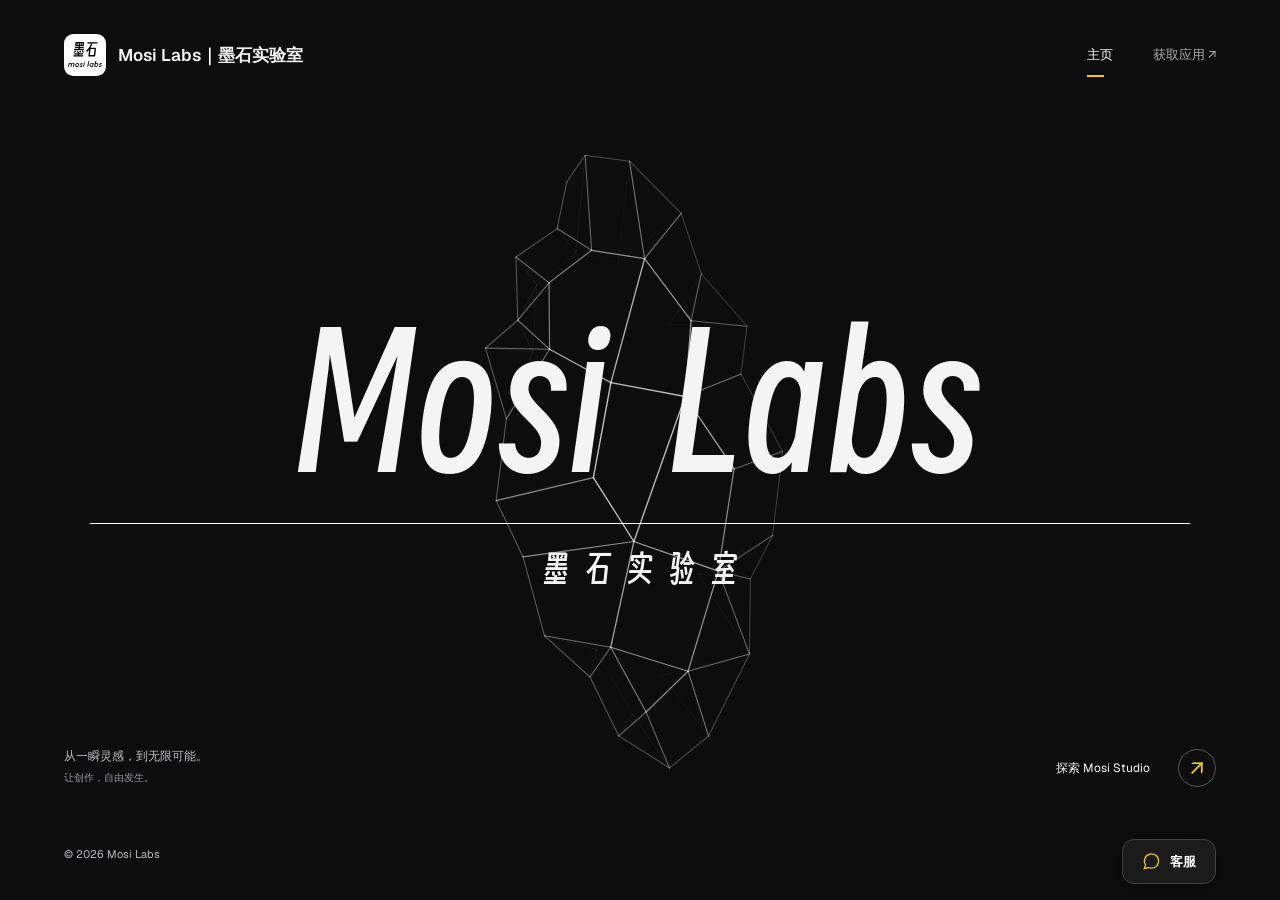
<file: index.html>
<!doctype html><html lang="zh-CN"><head><meta charset="utf-8"><meta name="viewport" content="width=device-width,initial-scale=1"><title>墨石实验室 · Mosi Labs</title><link rel="stylesheet" href="style.css"><link rel="stylesheet" href="motion.css"><script src="motion.js" defer></script><link rel="icon" type="image/svg+xml" href="assets/logo.svg"><link rel="icon" type="image/png" sizes="32x32" href="assets/favicon-32.png"><link rel="apple-touch-icon" href="assets/apple-touch-icon.png"><link rel="stylesheet" href="service.css"><link rel="stylesheet" href="pointer-glow.css"><script src="service.js" defer></script><script src="pointer-glow.js" defer></script></head><body class="home"><header><a class="brand" href="index.html"><img src="assets/logo.svg" alt="墨石"><span>Mosi Labs｜墨石实验室</span></a><nav aria-label="主导航"><a href="index.html" aria-current="page">主页</a><a href="download.html" >获取应用 ↗</a></nav></header><main class="hero"><canvas class="rock-canvas" aria-hidden="true"></canvas><img class="stone" src="assets/stone.svg" alt=""><div class="hero-title"><h1>Mosi Labs</h1><div class="rule"></div><p>墨石实验室</p></div><div class="caption"><p>从一瞬灵感，到无限可能。<small>让创作，自由发生。</small></p><a href="download.html">探索 Mosi Studio <b>↗</b></a></div></main><footer><span>© 2026 Mosi Labs</span></footer><div class="service-widget"><section id="service-panel" class="service-panel" role="dialog" aria-labelledby="service-title" hidden><div class="service-heading"><h2 id="service-title">企业微信客服</h2><button class="service-close" aria-label="关闭客服">×</button></div><div class="service-card"><div class="qr-paper"><img src="assets/service-qr.png" alt="企业微信客服二维码，扫码联系企业微信客服" width="220" height="220"></div><h3>扫码添加企业微信客服</h3><p>有关软件的任何问题，您都可以咨询我们。</p></div></section><button class="service-trigger" aria-expanded="false" aria-controls="service-panel"><svg width="19" height="19" viewBox="0 0 24 24" fill="none" stroke="currentColor" stroke-width="1.6" aria-hidden="true"><path d="M21 11.5a9 9 0 0 1-9 9 10 10 0 0 1-4-.9L3 21l1.4-4.8A9 9 0 1 1 21 11.5Z"/></svg>客服</button></div></body></html>
</file>
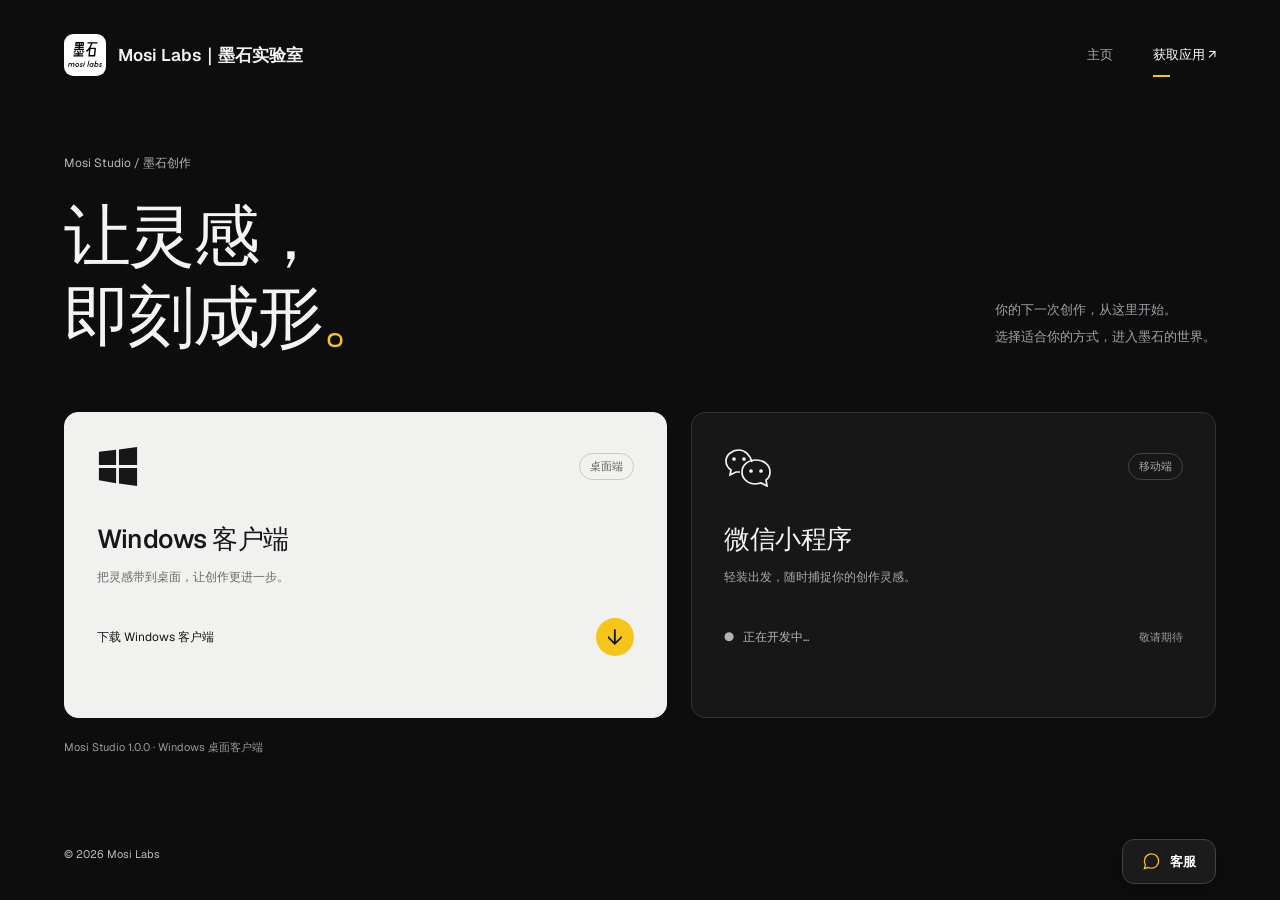
<file: download.html>
<!doctype html><html lang="zh-CN"><head><meta charset="utf-8"><meta name="viewport" content="width=device-width,initial-scale=1"><title>获取应用 · Mosi Labs</title><link rel="stylesheet" href="style.css"><link rel="stylesheet" href="motion.css"><script src="motion.js" defer></script><link rel="icon" type="image/svg+xml" href="assets/logo.svg"><link rel="icon" type="image/png" sizes="32x32" href="assets/favicon-32.png"><link rel="apple-touch-icon" href="assets/apple-touch-icon.png"><link rel="stylesheet" href="service.css"><link rel="stylesheet" href="pointer-glow.css"><script src="service.js" defer></script><script src="pointer-glow.js" defer></script></head><body class="download"><header><a class="brand" href="index.html"><img src="assets/logo.svg" alt="墨石"><span>Mosi Labs｜墨石实验室</span></a><nav aria-label="主导航"><a href="index.html" >主页</a><a href="download.html" aria-current="page">获取应用 ↗</a></nav></header><main class="downloads"><section class="heading"><div><p class="eyebrow">Mosi Studio / 墨石创作</p><h1>让灵感，<br>即刻成形<span>。</span></h1></div><p class="intro">你的下一次创作，从这里开始。<br>选择适合你的方式，进入墨石的世界。</p></section><section class="platforms" aria-label="选择平台"><a class="platform windows" id="download" href="https://download.mosilabs.cc/Mosi-Studio-setup.exe" download><div class="platform-top"><svg width="42" height="42" viewBox="0 0 44 44" fill="currentColor" aria-hidden="true"><path d="M2 7l18-2v16H2zm21-2.4L42 2v19H23zM2 24h18v16L2 37zm21 0h19v19l-19-2.6z"/></svg><span class="tag">桌面端</span></div><h2>Windows 客户端</h2><p>把灵感带到桌面，让创作更进一步。</p><div class="bottom"><span>下载 Windows 客户端</span><b>↓</b></div></a><article class="platform wechat"><div class="platform-top"><svg width="48" height="42" viewBox="0 0 48 42" fill="none" stroke="currentColor" stroke-width="1.7" aria-hidden="true"><path d="M28 17C26 10 21 5 15 5 8 5 2 10 2 16c0 4 2 7 5 9l-1 5 6-3h4M46 27c0-7-6-12-14-12S18 20 18 27s6 12 14 12l5-1 6 3-1-6c3-2 4-5 4-8Z"/><circle cx="10" cy="14" r="1"/><circle cx="20" cy="14" r="1"/><circle cx="27" cy="26" r="1"/><circle cx="37" cy="26" r="1"/></svg><span class="tag">移动端</span></div><h2>微信小程序</h2><p>轻装出发，随时捕捉你的创作灵感。</p><div class="bottom"><span>● &nbsp; 正在开发中...</span><span class="soon">敬请期待</span></div></article></section><p id="download-status" role="status">Mosi Studio 1.0.0 · Windows 桌面客户端</p></main><script src="config.js"></script><script src="download.js"></script><footer><span>© 2026 Mosi Labs</span></footer><div class="service-widget"><section id="service-panel" class="service-panel" role="dialog" aria-labelledby="service-title" hidden><div class="service-heading"><h2 id="service-title">企业微信客服</h2><button class="service-close" aria-label="关闭客服">×</button></div><div class="service-card"><div class="qr-paper"><img src="assets/service-qr.png" alt="企业微信客服二维码，扫码联系企业微信客服" width="220" height="220"></div><h3>扫码添加企业微信客服</h3><p>有关软件的任何问题，您都可以咨询我们。</p></div></section><button class="service-trigger" aria-expanded="false" aria-controls="service-panel"><svg width="19" height="19" viewBox="0 0 24 24" fill="none" stroke="currentColor" stroke-width="1.6" aria-hidden="true"><path d="M21 11.5a9 9 0 0 1-9 9 10 10 0 0 1-4-.9L3 21l1.4-4.8A9 9 0 1 1 21 11.5Z"/></svg>客服</button></div></body></html>
</file>
<file: style.css>
@font-face{font-family:Geist;src:url(assets/Geist.woff2);font-weight:100 900;font-display:swap}:root{color-scheme:dark;--yellow:#f5c518}*{box-sizing:border-box}body{margin:0;background:#0d0d0d;color:#f4f4f5;font-family:Geist,'Microsoft YaHei',sans-serif;min-height:100svh;display:flex;flex-direction:column}a{color:inherit;text-decoration:none}a:focus-visible{outline:2px solid var(--yellow);outline-offset:7px}header{height:110px;margin:0 5%;display:flex;align-items:center;justify-content:space-between;z-index:2}.brand{display:flex;align-items:center;gap:12px;font-size:19px;font-weight:600}.brand img{width:38px;height:38px;border-radius:9px}small{display:block}.brand small{font-size:10px;letter-spacing:2px;color:#a1a1aa;font-weight:400;margin-top:4px}nav{display:flex;gap:40px;font-size:13px}nav a{padding:13px 0;color:#aaa;position:relative}nav a[aria-current]{color:white}nav a[aria-current]:after{content:'';position:absolute;bottom:0;left:0;width:17px;height:2px;background:var(--yellow)}nav a:hover{color:var(--yellow)}footer{margin:0 5%;padding:25px 0;display:flex;justify-content:space-between;font-size:11px;color:#959599}footer span:last-child{color:#b9b9bd}.hero{position:relative;flex:1;min-height:660px;display:flex;align-items:center;justify-content:center;isolation:isolate;overflow:hidden}.stone{position:absolute;height:100%;width:54%;max-height:850px;object-fit:contain;z-index:-1;transform:rotate(-9deg);filter:drop-shadow(25px 30px 30px #0009)}.hero-title{text-align:center;width:86%;padding-bottom:35px}.hero h1{font-size:clamp(80px,14vw,230px);letter-spacing:.025em;font-weight:650;line-height:1.05;margin:0;padding-right:0}.rule{height:1px;background:white;margin:27px 0 24px}.hero-title p{font-size:clamp(22px,2.7vw,42px);letter-spacing:.65em;padding-left:.65em;margin:0}.caption{position:absolute;bottom:35px;left:5%;right:5%;display:flex;justify-content:space-between;align-items:flex-end}.caption p{font-size:12px;line-height:1.9;color:#c0c0c3;margin:0}.caption small{color:#96969c}.caption a{font-size:12px;display:flex;align-items:center;gap:28px}b{display:grid;place-items:center;border-radius:50%;width:38px;height:38px;font-size:22px;font-weight:400}.caption b{border:1px solid #555;color:var(--yellow)}.caption a:hover b{background:var(--yellow);color:#111}.downloads{width:90%;max-width:1350px;margin:45px auto 30px;flex:1}.heading{display:flex;justify-content:space-between;align-items:flex-end;margin-bottom:55px}.eyebrow{font-size:12px;color:#b6b6bb;margin:0 0 23px}.heading h1{font-size:clamp(42px,5.2vw,78px);font-weight:500;line-height:1.22;letter-spacing:-.04em;margin:0}.heading h1 span{color:var(--yellow)}.intro{font-size:13px;line-height:2.1;color:#a1a1aa;margin:0 0 7px}.platforms{display:grid;grid-template-columns:1.15fr 1fr;gap:24px}.platform{border:1px solid #323232;border-radius:14px;padding:32px;min-height:306px;display:flex;flex-direction:column}.windows{background:#f1f1ef;color:#171717;border-color:#f1f1ef;transition:background .2s}.windows:hover{background:white}.platform-top{display:flex;justify-content:space-between;align-items:center}.tag{font-size:11px;border:1px solid #c9c9c7;border-radius:20px;padding:5px 10px;color:#626260}.wechat{background:#171717}.wechat .tag{border-color:#444;color:#aaa}.platform h2{font-size:26px;font-weight:550;letter-spacing:-.5px;margin:35px 0 12px}.platform p{font-size:12px;color:#686868;margin:0}.wechat p{color:#aaa}.bottom{display:flex;justify-content:space-between;align-items:center;margin-top:32px;font-size:12px;min-height:38px}.bottom b{background:var(--yellow);color:#111}.wechat .bottom{color:#b4b4b4}.soon{font-size:11px;color:#999}#download-status{font-size:11px;color:#99999e;margin-top:22px;min-height:20px}@media(max-width:700px){header{height:88px;margin:0 6%}.brand{font-size:16px;gap:8px}.brand img{width:32px;height:32px}.brand small{font-size:9px}nav{gap:22px;font-size:12px}.hero{min-height:580px}.hero-title{width:88%;padding-bottom:55px}.hero h1{font-size:16vw}.rule{margin:22px 0}.hero-title p{font-size:23px;letter-spacing:.4em;padding-left:.4em}.stone{width:95%;height:90%;max-height:610px}.caption{left:6%;right:6%;bottom:24px}.caption p{font-size:10px}.caption a{font-size:11px;gap:10px}.caption b{width:30px;height:30px}footer{margin:0 6%;font-size:10px}.downloads{width:88%;margin-top:35px}.heading{display:block;margin-bottom:30px}.heading h1{font-size:46px}.intro{margin-top:22px;font-size:12px}.platforms{grid-template-columns:1fr;gap:18px}.platform{min-height:290px;padding:27px}.platform h2{font-size:24px}}@media(prefers-reduced-motion:reduce){*{transition:none!important}}
/* v2: 得意黑标题、白线墨石、一行品牌 */
@font-face{font-family:SmileySans;src:url(assets/SmileySans.woff2) format("woff2");font-weight:400;font-style:normal;font-display:swap}.hero-title h1,.hero-title p{font-family:SmileySans,sans-serif;font-weight:400}.hero-title h1{word-spacing:.12em}.stone{filter:none}.brand{font-size:17px;white-space:nowrap;letter-spacing:0}.brand img{border-radius:0}.hero-title p{letter-spacing:.4em;padding-left:.4em}@media(max-width:700px){header{flex-wrap:wrap;height:auto;min-height:110px;padding-top:20px;padding-bottom:12px;gap:14px}.brand{font-size:15px}nav{margin-left:auto}.hero-title h1{word-spacing:.06em}}
</file>
<file: motion.css>
/* Isolated motion proposal. Nothing in the release directory is changed. */
.rock-canvas{position:absolute;inset:0;width:100%;height:100%;pointer-events:none;z-index:-1;opacity:0;transition:opacity .7s}
.motion-ready:not(.compare-static) .rock-canvas{opacity:1}.motion-ready:not(.compare-static) .stone{visibility:hidden}
.hero-title{perspective:1000px}.hero-title h1{animation:title-arrive 1.35s cubic-bezier(.16,1,.3,1) both;animation-delay:.12s}.hero-title .rule{transform-origin:center;animation:line-arrive 1.3s cubic-bezier(.16,1,.3,1) both;animation-delay:.4s}.hero-title>p{animation:sub-arrive 1.2s ease both;animation-delay:.5s}
@keyframes title-arrive{from{opacity:0;transform:translateY(35px) rotateX(9deg);filter:blur(9px)}to{opacity:1;transform:none;filter:blur(0)}}@keyframes line-arrive{from{transform:scaleX(0);opacity:0}to{transform:scaleX(1);opacity:1}}@keyframes sub-arrive{from{opacity:0;transform:translateY(15px)}to{opacity:1;transform:none}}
.caption b{transition:transform .35s,background .25s,color .25s,box-shadow .35s}.caption a:hover b{transform:rotate(45deg);box-shadow:0 0 28px #f5c51826}nav a:after{transition:width .25s}nav a[aria-current]:hover:after{width:100%}
.platform{position:relative;overflow:hidden;transition:transform .35s,border-color .35s,box-shadow .35s,background .35s}.platform:before{content:'';position:absolute;inset:0;pointer-events:none;opacity:0;background:radial-gradient(300px circle at var(--mx,50%) var(--my,50%),#ffffff25,transparent 75%);transition:opacity .35s}.platform:hover:before{opacity:1}.windows:hover{transform:translateY(-6px);box-shadow:0 20px 60px #0005}.windows .bottom b{transition:transform .35s,box-shadow .35s}.windows:hover .bottom b{transform:translateY(3px);box-shadow:0 0 22px #f5c51850}.wechat:hover{border-color:#666}.heading{animation:sub-arrive .9s ease both}
.demo-dock{position:fixed;bottom:15px;left:50%;transform:translateX(-50%);display:flex;align-items:center;gap:5px;background:#1b1b1bf2;border:1px solid #ffffff24;border-radius:99px;padding:6px 8px 6px 16px;z-index:10;box-shadow:0 8px 32px #0006;white-space:nowrap;font-family:Geist,'Microsoft YaHei',sans-serif}.demo-label{font-size:10px;color:#a9a9af;display:flex;gap:7px;align-items:center;margin-right:7px}.demo-label i{width:5px;height:5px;background:#f5c518;border-radius:50%}.demo-dock button{border:0;background:transparent;color:#ddd;font:inherit;font-size:11px;padding:9px 12px;border-radius:99px;cursor:pointer}.demo-dock button:hover,.demo-dock button[aria-pressed=true]{background:#ffffff14;color:white}.demo-dock button:focus-visible{outline:2px solid #f5c518;outline-offset:2px}.motion-paused *{animation-play-state:paused!important}.compare-static .hero-title *,.compare-static .heading{animation:none!important}.compare-static .platform:hover,.compare-static .bottom b,.compare-static .caption b{transform:none!important;box-shadow:none!important}.compare-static .platform:before{display:none}.compare-static .platform,.compare-static .caption b{transition:none}.compare-static .demo-label i{background:#888}footer{padding-bottom:78px}
@media(max-width:700px){.demo-dock{bottom:12px}.hero{min-height:580px}footer{padding-bottom:85px}}
@media(prefers-reduced-motion:reduce){.hero-title *,.heading{animation:none!important}.platform:hover,.caption b{transform:none!important}.rock-canvas{transition:none}.platform:before{display:none}}

.motion-paused .platform:hover,.motion-paused .windows:hover .bottom b,.motion-paused .caption a:hover b{transform:none}.motion-paused .platform:before{display:none}

.shape-picker{display:flex;justify-content:center;gap:10px;position:relative;z-index:3;margin:0 5% 12px}.shape-picker button{font:inherit;font-size:12px;color:#999;background:#141414;border:1px solid #333;border-radius:10px;padding:11px 22px;cursor:pointer}.shape-picker button[aria-pressed=true]{border-color:#ddd;color:#fff;background:#242424}.shape-picker small{font-size:10px;color:#999;margin-top:5px}.shape-picker button:focus-visible{outline:2px solid #f5c518;outline-offset:3px}@media(max-width:700px){.shape-picker{gap:7px;margin-top:8px}.shape-picker button{padding:9px 14px}.hero{min-height:540px}}

.shape-picker{flex-wrap:wrap}@media(max-width:700px){.shape-picker{display:grid;grid-template-columns:repeat(2,minmax(0,1fr))}}

/* Public site: no demo panel; retain a discreet animation pause control. */
footer{position:relative;padding-bottom:25px}.motion-control{position:absolute;left:50%;transform:translateX(-50%);border:0;background:none;color:#a1a1aa;font:inherit;font-size:11px;cursor:pointer;padding:0 10px}.motion-control:hover{color:#fff}.motion-control:focus-visible{outline:2px solid #f5c518;outline-offset:5px}@media(max-width:700px){footer{padding-bottom:55px}.motion-control{bottom:20px}}
</file>
<file: service.css>
.service-widget{position:fixed;right:5%;bottom:16px;z-index:20;font-family:Geist,'Microsoft YaHei',sans-serif}.service-trigger{display:flex;align-items:center;gap:9px;border:1px solid #414141;border-radius:30px;background:#181818;color:#fff;font:600 13px Geist,'Microsoft YaHei',sans-serif;padding:12px 19px;cursor:pointer;box-shadow:0 6px 24px #0004}.service-trigger:hover{background:#292929;border-color:#888}.service-panel{position:absolute;right:0;bottom:60px;width:300px;padding:24px;background:#fff;color:#171717;border:1px solid #e3e3e3;border-radius:28px;box-shadow:0 16px 60px #0004;transform-origin:bottom right;animation:service-in .25s ease both;max-height:calc(100dvh - 100px);overflow:auto}.service-panel[hidden]{display:none}.service-heading{display:flex;align-items:center;justify-content:space-between;margin-bottom:20px}.service-heading h2{font-size:17px;margin:0;font-weight:700}.service-close{border:0;background:none;color:#555;font-size:25px;line-height:1;width:30px;height:30px;cursor:pointer;border-radius:50%}.service-close:hover{background:#eee}.service-card{border:1px solid #eaeaea;border-radius:21px;padding:18px 16px 16px;text-align:center;background:linear-gradient(#fff,#fafafa)}.qr-paper{background:#fff;border:1px solid #ececec;border-radius:16px;padding:12px;box-shadow:0 9px 25px #00000006}.qr-paper img{display:block;width:100%;height:auto;object-fit:contain}.service-card h3{font-size:14px;margin:18px 0 8px}.service-card p{font-size:10px;line-height:1.8;color:#888;margin:0}.service-widget button:focus-visible{outline:2px solid #c59d00;outline-offset:4px}footer{min-height:78px;padding-right:110px}.brand img{width:42px;height:42px}.rock-canvas{transition:none}@keyframes service-in{from{opacity:0;transform:translateY(10px) scale(.97)}to{opacity:1;transform:none}}@media(max-width:700px){.service-widget{right:6%;bottom:14px}.service-panel{width:min(300px,88vw)}.brand img{width:36px;height:36px}}@media(prefers-reduced-motion:reduce){.service-panel{animation:none}}
/* Mosi: charcoal surfaces, white typography and restrained brand yellow. */
.service-panel{width:320px;padding:24px;background:#171717;color:#f4f4f5;border:1px solid #3a3a3a;border-radius:16px;box-shadow:0 18px 55px #0008}.service-heading{margin-bottom:22px;gap:12px}.service-heading h2{font-size:16px;font-weight:600;display:flex;align-items:center;gap:10px}.service-heading h2:before{content:'';width:3px;height:16px;background:#f5c518;border-radius:2px}.service-close{color:#999;font-size:23px;border:1px solid #383838;border-radius:8px}.service-close:hover{background:#292929;color:#fff}.service-card{padding:0;border:0;background:none;border-radius:0}.qr-paper{padding:14px;background:#fff;border-radius:10px;border:0;box-shadow:none;width:228px;max-width:100%;margin:auto}.service-card h3{font-size:15px;font-weight:500;margin:21px 0 10px;color:#f4f4f5}.service-card p{font-size:12px;line-height:1.9;color:#a9a9ad;max-width:240px;margin:auto}.service-trigger{border-radius:12px;background:#1b1b1b}.service-trigger svg{color:#f5c518}.service-trigger:hover,.service-trigger[aria-expanded=true]{border-color:#a58b29;background:#24221b}.wechat:before{background:radial-gradient(260px circle at var(--mx,50%) var(--my,50%),#ffffff24,transparent 75%)}.wechat>*{position:relative}@media(max-width:700px){.service-panel{width:min(320px,88vw)}}
</file>
<file: pointer-glow.css>
/* Demo: restrained brand-yellow cursor light. Interactive targets rise above it. */
@media (hover: hover) and (pointer: fine) {
  html[data-pointer-glow="enabled"] body { isolation: isolate; }
  .global-pointer-glow {
    --glow-size: 208px;
    position: fixed;
    top: 0;
    left: 0;
    width: var(--glow-size);
    height: var(--glow-size);
    border-radius: 50%;
    pointer-events: none;
    z-index: 1;
    opacity: 0;
    transform: translate3d(calc(var(--glow-x, -1000px) - var(--glow-size) / 2), calc(var(--glow-y, -1000px) - var(--glow-size) / 2), 0);
    background: radial-gradient(circle, rgb(255 255 255 / 27%) 0%, rgb(255 255 255 / 14%) 33%, rgb(255 255 255 / 4%) 57%, transparent 73%);
    filter: blur(4px);
    transition: opacity 160ms ease;
    will-change: transform, opacity;
  }
  html[data-pointer-glow="enabled"] .global-pointer-glow.is-visible { opacity: 1; }
  html[data-pointer-glow="enabled"] [data-pointer-glow-target] {
    position: relative;
    z-index: 2;
  }
}
@media (prefers-reduced-motion: reduce), (hover: none), (pointer: coarse) {
  .global-pointer-glow { display: none !important; }
}
</file>
